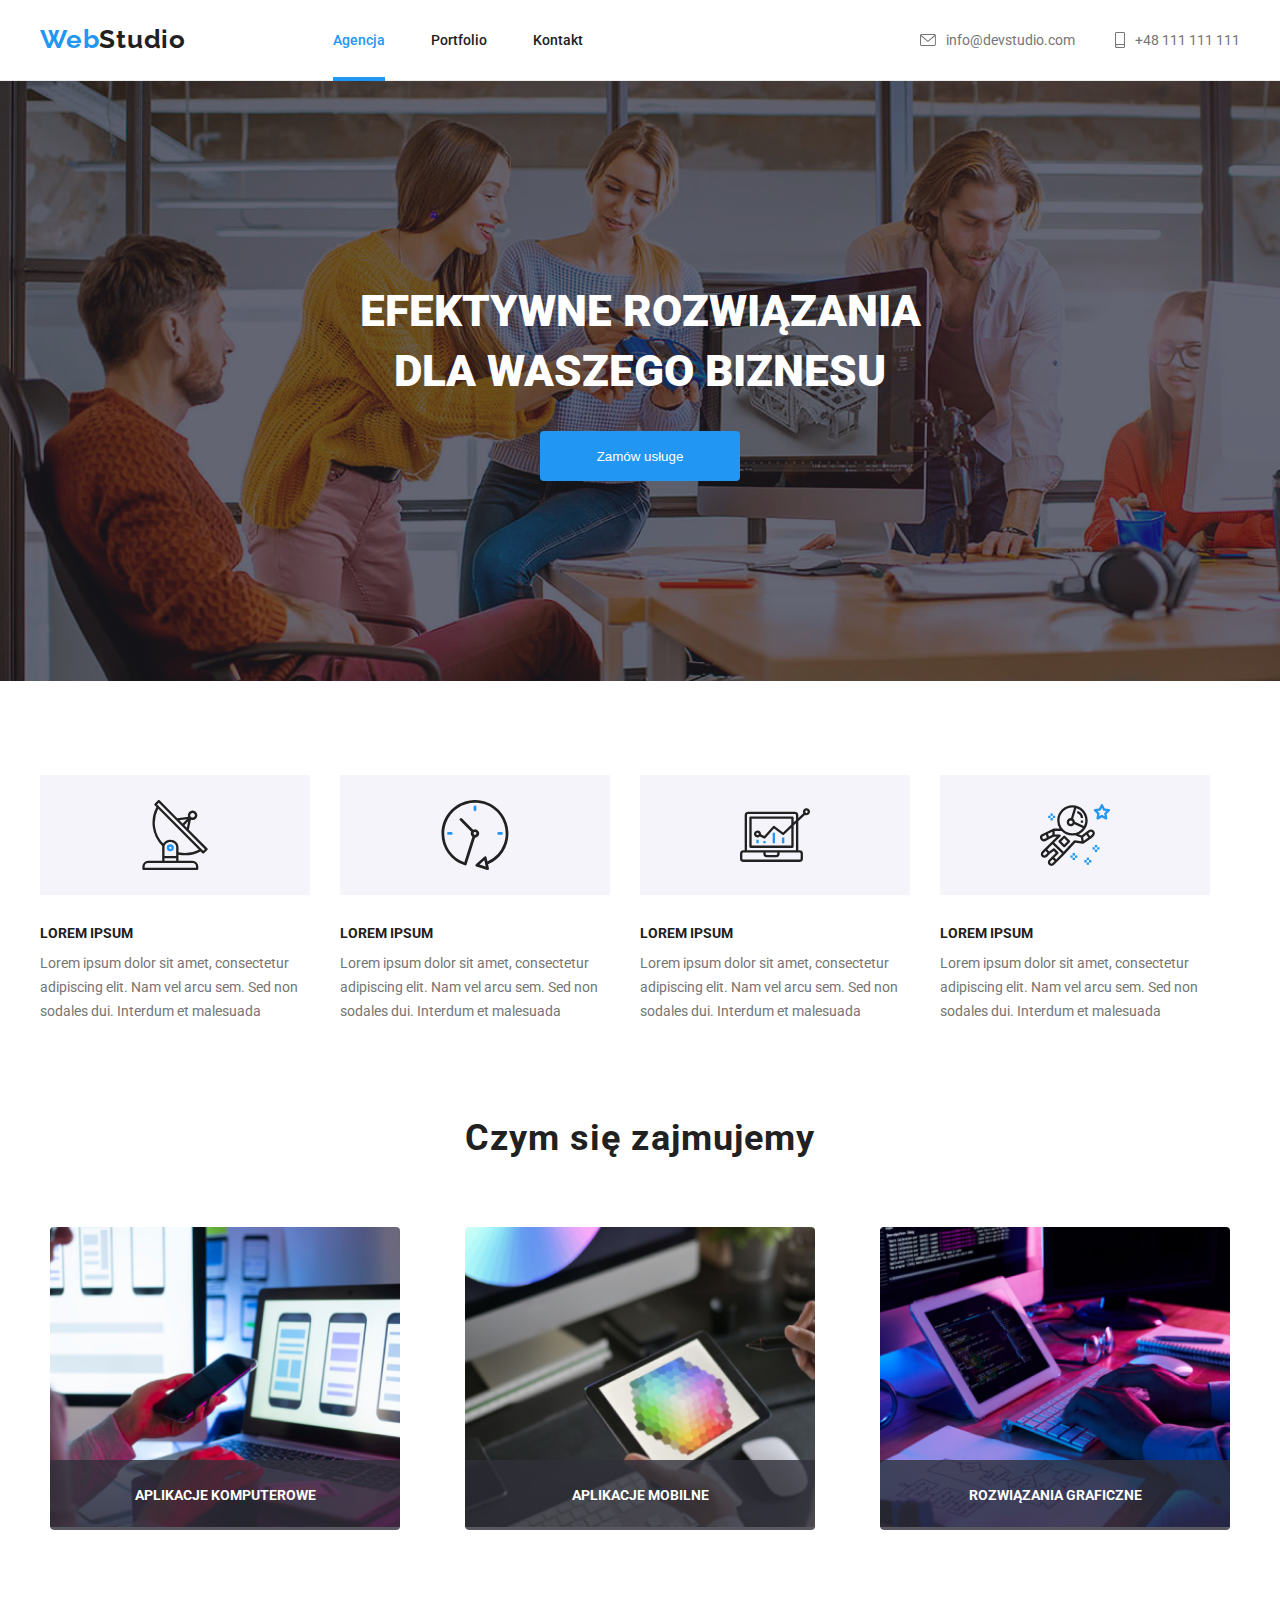
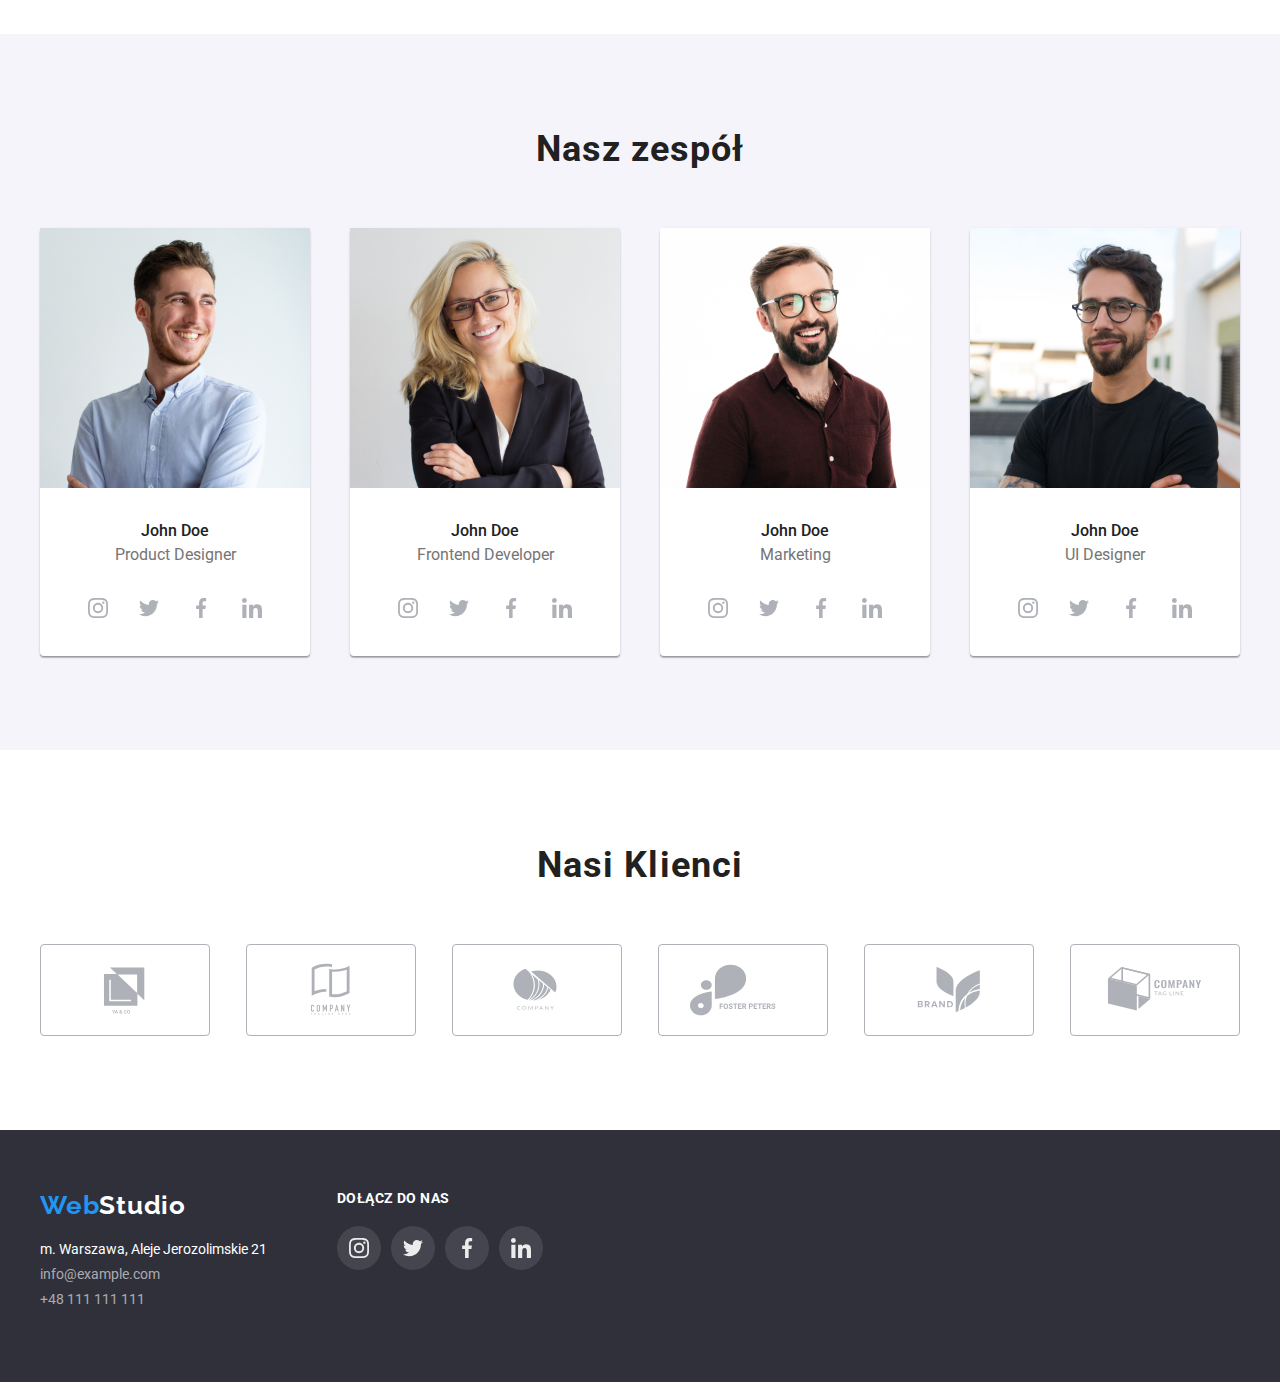
<file: index.html>
<!DOCTYPE html>
<html lang="en">

<head>
  <link rel="stylesheet" href="https://cdnjs.cloudflare.com/ajax/libs/modern-normalize/1.1.0/modern-normalize.min.css"
    integrity="sha512-wpPYUAdjBVSE4KJnH1VR1HeZfpl1ub8YT/NKx4PuQ5NmX2tKuGu6U/JRp5y+Y8XG2tV+wKQpNHVUX03MfMFn9Q=="
    crossorigin="anonymous" referrerpolicy="no-referrer" />
  <link rel="stylesheet" href="./css/styles.css" />
  <meta charset="UTF-8" />
  <meta http-equiv="X-UA-Compatible" content="IE=edge" />
  <meta name="viewport" content="width=device-width, initial-scale=1.0" />
  <link rel="preconnect" href="https://fonts.googleapis.com" />
  <link rel="preconnect" href="https://fonts.gstatic.com" crossorigin />
  <link
    href="https://fonts.googleapis.com/css2?family=Montserrat:wght@400;700&family=Raleway:wght@700&family=Roboto:wght@400;500;700&display=swap"
    rel="stylesheet" />

  <title>Web Studio</title>
</head>

<body>
  <header class="page-header">
    <div class="container container-class">
      <div class="logo-position">
        <a class="logo" href="./index.html"><span class="blue-font">Web</span>Studio</a>
      </div>
      <div class="menu-position">
        <nav>
          <ul class="menu1">
            <li class="item">
              <a class="another-none active" href="./index.html">Agencja</a>
            </li>
            <li class="item">
              <a class="another-none" href="./portfolio.html">Portfolio</a>
            </li>
            <li class="item"><a class="another-none" href="#">Kontakt</a></li>
          </ul>
        </nav>
      </div>
      <div class="header-adress">
        <ul>
          <li>
            <a class="clients-item" href="mailto:info@devstudio.com"
              ><svg class="clients-item-svg" width="16px" height="12px">
                <use href="./images/icons.svg#icon-envelope"></use>
              </svg>
                info@devstudio.com
            </a>
          </li>
          <li>
            <a class="clients-item" href="tel:48111111111"
              ><svg class="clients-item-svg" width="10px" height="16px">
                <use href="./images/icons.svg#icon-smartphone"></use>
              </svg>
                +48 111 111 111
              </a>
          </li>
        </ul>
      </div>
    </div>
  </header>

  <main>
    <!--HERO-->
    <section class="img">
      <div class="img-background">


        <h1>EFEKTYWNE ROZWIĄZANIA <br />DLA WASZEGO BIZNESU</h1>
        <button class="button-place" data-modal-open>Zamów usługe</button>


      </div>
    </section>
    <section class="section1">
      <div class="container">
        <ul class="about-us">
          <li>
            <div class="background-svg">
              <svg class="about-us-svg" width="70px" height="70px">
                <use href="./images/icons.svg#icon-antenna-1"></use>
              </svg>
            </div>
            <h4>LOREM IPSUM</h4>
            <p>
              Lorem ipsum dolor sit amet, consectetur adipiscing elit. Nam vel
              arcu sem. Sed non sodales dui. Interdum et malesuada
            </p>
          </li>
          <li>
            <div class="background-svg">
              <svg class="about-us-svg" width="70px" height="70px">
                <use href="./images/icons.svg#icon-clock-1"></use>
              </svg>
            </div>
            <h4>LOREM IPSUM</h4>
            <p>
              Lorem ipsum dolor sit amet, consectetur adipiscing elit. Nam vel
              arcu sem. Sed non sodales dui. Interdum et malesuada
            </p>
          </li>
          <li>
            <div class="background-svg">
              <svg class="about-us-svg" width="70px" height="70px">
                <use href="./images/icons.svg#icon-diagram-1"></use>
              </svg>
            </div>
            <h4>LOREM IPSUM</h4>
            <p>
              Lorem ipsum dolor sit amet, consectetur adipiscing elit. Nam vel
              arcu sem. Sed non sodales dui. Interdum et malesuada
            </p>
          </li>
          <li>
            <div class="background-svg">
              <svg class="about-us-svg" width="70px" height="70px">
                <use href="./images/icons.svg#icon-astronaut-1"></use>
              </svg>
            </div>
            <h4>LOREM IPSUM</h4>
            <p>
              Lorem ipsum dolor sit amet, consectetur adipiscing elit. Nam vel
              arcu sem. Sed non sodales dui. Interdum et malesuada
            </p>
          </li>
        </ul>
      </div>
    </section>
    <!--Czym się zajmujemy-->
    <section class="section">
      <div class="container">
        <h2 class="h2">Czym się zajmujemy</h2>
        <ul class="portfolio card-index">
          <div class="thumb">
          <li class="item">
            <img src="images/index-picture/img.jpg" alt="computer" width="350" height="300" />
          </li><p class="label">APLIKACJE KOMPUTEROWE</p></div>
          <div class="thumb">
          <li class="item">
            <img src="images/index-picture/img3.jpg" alt="mobile" width="350" height="300" />
          </li><p class="label">APLIKACJE MOBILNE</p></div>
          <div class="thumb">
          <li class="item">
            <img src="images/index-picture/img1.jpg" alt="tablet" width="350" height="300" />
          </li><p class="label">ROZWIĄZANIA GRAFICZNE</p></div>
        </ul>
      </div>
    </section>

    <!--Nasz zespół-->

    <section class="section ower-team">
      <div class="container">
        <h2 class="h2">Nasz zespół</h2>
        <ul class="card-index">
          <div class="tile">
            <li>
              <img src="images/index-picture/Franek.jpg" alt="John_Doe3" width="270" height="260" />
              <h3>John Doe</h3>
              <p>Product Designer</p>
              <div class="team-svg">

                <a class="background-team-svg" href="#"><svg class="team-svg-icon" width="20px" height="20px">
                    <use href="./images/icons.svg#icon-instagram-2"></use>
                  </svg></a>
                <a class="background-team-svg" href="#"><svg class="team-svg-icon" width="20px" height="20px">
                    <use href="./images/icons.svg#icon-twitter-1"></use>
                  </svg></a>
                <a class="background-team-svg" href="#"><svg class="team-svg-icon" width="20px" height="20px">
                    <use href="./images/icons.svg#icon-facebook-1"></use>
                  </svg></a>
                <a class="background-team-svg" href="#"><svg class="team-svg-icon" width="20px" height="20px">
                    <use href="./images/icons.svg#icon-linkedin-1"></use>
                  </svg>
                </a>
            </li>
          </div>
          <div class="tile">
            <li>
              <img src="images/index-picture/Iwona.jpg" alt="John_Doe2" width="270" height="260" />
              <h3>John Doe</h3>
              <p>Frontend Developer</p>

              <div class="team-svg">

                <a class="background-team-svg" href="#"><svg class="team-svg-icon" width="20px" height="20px">
                    <use href="./images/icons.svg#icon-instagram-2"></use>
                  </svg></a>
                <a class="background-team-svg" href="#"><svg class="team-svg-icon" width="20px" height="20px">
                    <use href="./images/icons.svg#icon-twitter-1"></use>
                  </svg></a>
                <a class="background-team-svg" href="#"><svg class="team-svg-icon" width="20px" height="20px">
                    <use href="./images/icons.svg#icon-facebook-1"></use>
                  </svg></a>
                <a class="background-team-svg" href="#"><svg class="team-svg-icon" width="20px" height="20px">
                    <use href="./images/icons.svg#icon-linkedin-1"></use>
                  </svg>
                </a>
            </li>
          </div>
          <div class="tile">
            <li>
              <img src="images/index-picture/Janek.jpg" alt="John_Doe3" width="270" height="260" />
              <h3>John Doe</h3>
              <p>Marketing</p>
              <div class="team-svg">
                <a class="background-team-svg" href="#">
                  <svg class="team-svg-icon" width="20px" height="20px">
                    <use href="./images/icons.svg#icon-instagram-2"></use>
                  </svg>
                </a>
                <a class="background-team-svg" href="#">
                  <svg class="team-svg-icon" width="20px" height="20px">
                    <use href="./images/icons.svg#icon-twitter-1"></use>
                  </svg>
                </a>
                <a class="background-team-svg" href="#">
                  <svg class="team-svg-icon" width="20px" height="20px">
                    <use href="./images/icons.svg#icon-facebook-1"></use>
                  </svg>
                </a>
                <a class="background-team-svg" href="#">
                  <svg class="team-svg-icon" width="20px" height="20px">
                    <use href="./images/icons.svg#icon-linkedin-1"></use>
                  </svg>
                </a>


              </div>
            </li>
          </div>
          <div class="tile">
            <li>
              <img src="images/index-picture/Stefan.jpg" alt="John_Doe4" width="270" height="260" />
              <h3>John Doe</h3>
              <p>UI Designer</p>
              <div class="team-svg">


                <a class="background-team-svg" href="#"><svg class="team-svg-icon" width="20px" height="20px">
                    <use href="./images/icons.svg#icon-instagram-2"></use>
                  </svg></a>
                <a class="background-team-svg" href="#">
                  <svg class="team-svg-icon" width="20px" height="20px">
                    <use href="./images/icons.svg#icon-twitter-1"></use>
                  </svg>
                </a>
                <a class="background-team-svg" href="#">
                  <svg class="team-svg-icon" width="20px" height="20px">
                    <use href="./images/icons.svg#icon-facebook-1"></use>
                  </svg>
                </a>
                <a class="background-team-svg" href="#">
                   <svg  class="team-svg-icon" width="20px" height="20px">
                      <use href="./images/icons.svg#icon-linkedin-1"></use>
                    </svg>
                </a>


              </div>
            </li>
          </div>
        </ul>
      </div>
    </section>
    <!--Nasi Klienci-->
    <section>
      <div class="container">
        <h2 class="h2">Nasi Klienci</h2>
        <ul class="us-clients">
          <a class="clients" href="#">
            <li>
              <svg class="item-client" width="106px" height="60px">
                <use href="./images/icons.svg#icon-Logo"></use>
              </svg>
            </li>
          </a>
          <a class="clients" href="#">
            <li>
              <svg class="item-client" width="106px" height="60px">
                <use href="./images/icons.svg#icon-Logo-1"></use>
              </svg>
            </li>
          </a>
          <a class="clients" href="#">
            <li>
              <svg class="item-client" width="106px" height="60px">
                <use href="./images/icons.svg#icon-Logo-2"></use>
              </svg>
            </li>
          </a>
          <a class="clients" href="#">
            <li>
              <svg class="item-client" width="106px" height="60px">
                <use href="./images/icons.svg#icon-Logo-3"></use>
              </svg>
            </li>
          </a>
          <a class="clients" href="#">
            <li>
              <svg class="item-client" width="106px" height="60px">
                <use href="./images/icons.svg#icon-Logo-4"></use>
              </svg>
            </li>
          </a>
          <a class="clients" href="#">
            <li>
              <svg class="item-client" width="106px" height="60px">
                <use href="./images/icons.svg#icon-Logo-5"></use>
              </svg>
            </li>
          </a>
        </ul>
      </div>
    </section>
  </main>

  <footer>
    <div class="container-footer ">
      <div class="footer-block">
        <a class="logo logo-color" href="#"><span class="blue-font">Web</span>Studio</a>

        <address>
          <ul>
            <li>
              <a href="https://goo.gl/maps/x3iuPh3qe1rizQfR7" target="_blank">m. Warszawa, Aleje
                Jerozolimskie 21</a>
            </li>
          </ul>
        </address>

        <div class="footer-color">
          <ul>
            <li><a href="mailto:info@example.com">info@example.com</a></li>
            <li><a href="tel:48111111111">+48 111 111 111</a></li>
          </ul>
        </div>
      </div>
      <div class="footer-block1">
        <div class="join-to-us">
          <p>DOŁĄCZ DO NAS</p>

          <ul>
            <li><a class="item-svg-footer" href="#"><svg width="20px" height="20px">
                  <use href="./images/icons.svg#icon-instagram-2"></use>
                </svg></a></li>


            <li><a class="item-svg-footer" href="#"><svg width="20px" height="20px">
                  <use href="./images/icons.svg#icon-twitter-1"></use>
                </svg></a></li>


            <li><a class="item-svg-footer" href="#"><svg width="20px" height="20px">
                  <use href="./images/icons.svg#icon-facebook-1"></use>
                </svg></a></li>

            <li><a class="item-svg-footer" href="#"><svg width="20px" height="20px">
                  <use href="./images/icons.svg#icon-linkedin-1"></use>
                </svg></a></li>
          </ul>

        </div>
      </div>
    </div>

  </footer>
<div class="backdrop is-hidden" data-modal>
  <div class="modal">
    <button class="btn-close" data-modal-close><a>X</a></button>
  </div></div>

  <script src="modal.js"></script>
</body>


</html>
</file>
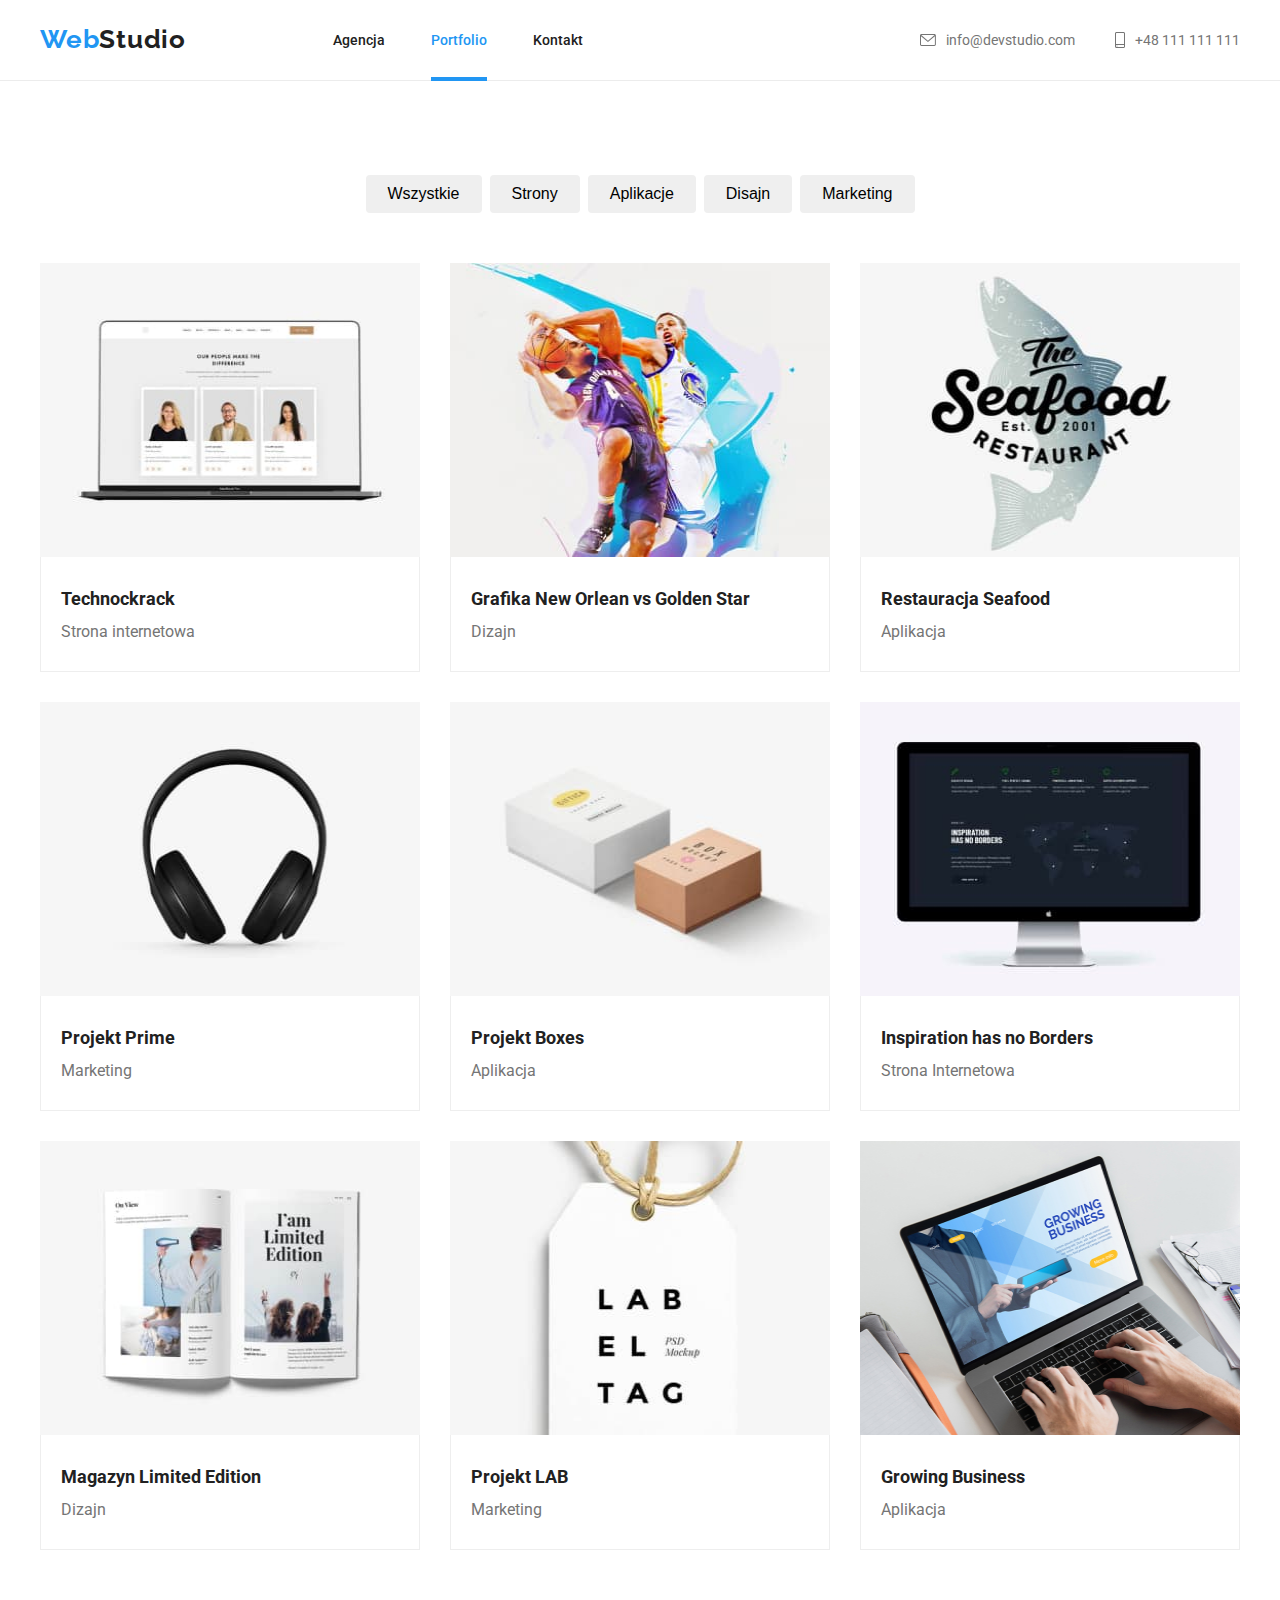
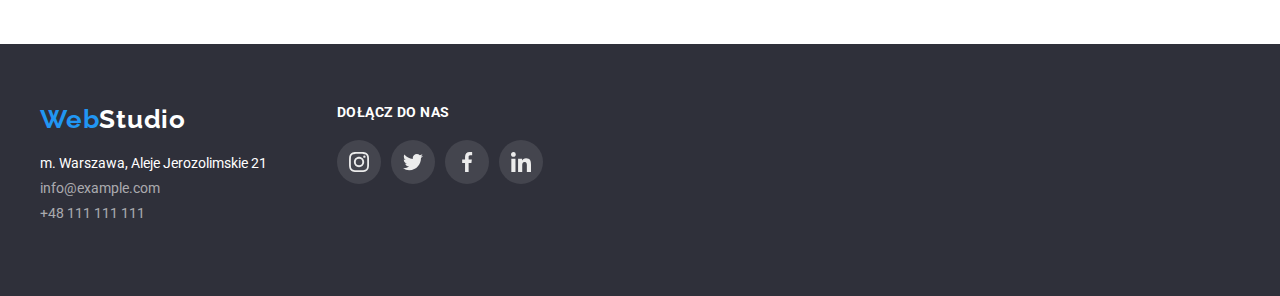
<file: portfolio.html>
<!DOCTYPE html>
<html lang="en">
  <head>
    <link rel="stylesheet" href="./css/styles.css" />
    <meta charset="UTF-8" />
    <meta http-equiv="X-UA-Compatible" content="IE=edge" />
    <meta name="viewport" content="width=device-width, initial-scale=1.0" />
    <link rel="preconnect" href="https://fonts.googleapis.com" />
    <link rel="preconnect" href="https://fonts.gstatic.com" crossorigin />
    <link
      href="https://fonts.googleapis.com/css2?family=Montserrat:wght@400;700&family=Raleway:wght@700&family=Roboto:wght@400;500;700&display=swap"
      rel="stylesheet"
    />
    <title>Web Studio</title>
  </head>

  <body>
    <header class="page-header">
      <div class="container container-class">
        <div class="logo-position">
          <a class="logo" href="./index.html"><span class="blue-font">Web</span>Studio</a>
        </div>
        <div class="menu-position">
          <nav>
            <ul class="menu1">
              <li class="item">
                <a class="another-none " href="./index.html">Agencja</a>
              </li>
              <li class="item">
                <a class="another-none active" href="./portfolio.html">Portfolio</a>
              </li>
              <li class="item"><a class="another-none" href="#">Kontakt</a></li>
            </ul>
          </nav>
        </div>
        <div class="header-adress">
          <ul>
            <li>
              <a class="clients-item" href="mailto:info@devstudio.com"
                ><svg class="clients-item-svg" width="16px" height="12px">
                  <use href="./images/icons.svg#icon-envelope"></use>
                </svg>
                  info@devstudio.com
              </a>
            </li>
            <li>
              <a class="clients-item" href="tel:48111111111"
                ><svg class="clients-item-svg" width="10px" height="16px">
                  <use href="./images/icons.svg#icon-smartphone"></use>
                </svg>
                  +48 111 111 111
                </a>
            </li>
          </ul>
        </div>
      </div>
    </header>

    <main>
      <!--portfolio-->
      <section class="section section1">
        <div class="container">
          <ul class="menu">
            <li class="buttons">
              <button class="button" type="button">Wszystkie</button>
            </li>
            <li class="buttons">
              <button class="button" type="button">Strony</button>
            </li>
            <li class="buttons">
              <button class="button" type="button">Aplikacje</button>
            </li>
            <li class="buttons">
              <button class="button" type="button">Disajn</button>
            </li>
            <li class="buttons">
              <button class="button" type="button">Marketing</button>
            </li>
          </ul>

          <ul class="portfolio card-set">
            <li class="card">
              <div class="imgoverlay-container">
                <img
                  class="overlay"
                  src="images/Portfolio/ekran.jpg"
                  alt="ekran monitora"
                  width="370"
                  height="294"
                />

                <div class="overlay__function">
                  <p class="overlay__description">
                    Technocrack jest popularną platformą wykorzystywaną do
                    rozpowszechniania koronawirusa. Firmy wykorzystują tę
                    platformę do celów szpiegowskich i ataków na
                    niezabezpieczone serwery konkurencji
                  </p>
                </div>
              </div>
              <div class="h3p">
                <h3>Technockrack</h3>
                <p>Strona internetowa</p>
              </div>
            </li>
            <li class="card">
              <div class="imgoverlay-container">
                <img
                  class="overlay"
                  src="images/Portfolio/koszykarze.jpg"
                  alt="koszykarze z piłką"
                  width="370"
                  height="294"
                />
                <div class="overlay__function">
                  <p class="overlay__description">
                    Technocrack jest popularną platformą wykorzystywaną do
                    rozpowszechniania koronawirusa. Firmy wykorzystują tę
                    platformę do celów szpiegowskich i ataków na
                    niezabezpieczone serwery konkurencji
                  </p>
                </div>
              </div>
              <div class="h3p">
                <h3>Grafika New Orlean vs Golden Star</h3>
                <p>Dizajn</p>
              </div>
            </li>
            <li class="card">
              <div class="imgoverlay-container">
                <img
                  class="overlay"
                  src="images/Portfolio/logo.jpg"
                  alt="logo restauracji"
                  width="370"
                  height="294"
                />
                <div class="overlay__function">
                  <p class="overlay__description">
                    Technocrack jest popularną platformą wykorzystywaną do
                    rozpowszechniania koronawirusa. Firmy wykorzystują tę
                    platformę do celów szpiegowskich i ataków na
                    niezabezpieczone serwery konkurencji
                  </p>
                </div>
              </div>
              <div class="h3p">
                <h3>Restauracja Seafood</h3>
                <p>Aplikacja</p>
              </div>
            </li>
            <li class="card">
              <div class="imgoverlay-container">
                <img
                  class="overlay"
                  src="images/Portfolio/słuchawki.jpg"
                  alt="słuchawki"
                  width="370"
                  height="294"
                />
                <div class="overlay__function">
                  <p class="overlay__description">
                    Technocrack jest popularną platformą wykorzystywaną do
                    rozpowszechniania koronawirusa. Firmy wykorzystują tę
                    platformę do celów szpiegowskich i ataków na
                    niezabezpieczone serwery konkurencji
                  </p>
                </div>
              </div>
              <div class="h3p">
                <h3>Projekt Prime</h3>
                <p>Marketing</p>
              </div>
            </li>

            <li class="card">
              <div class="imgoverlay-container">
                <img
                  class="overlay"
                  src="images/Portfolio/boxes.jpg"
                  alt="pudełka"
                  width="370"
                  height="294"
                />
                <div class="overlay__function">
                  <p class="overlay__description">
                    Technocrack jest popularną platformą wykorzystywaną do
                    rozpowszechniania koronawirusa. Firmy wykorzystują tę
                    platformę do celów szpiegowskich i ataków na
                    niezabezpieczone serwery konkurencji
                  </p>
                </div>
              </div>
              <div class="h3p">
                <h3>Projekt Boxes</h3>
                <p>Aplikacja</p>
              </div>
            </li>
            <li class="card">
              <div class="imgoverlay-container">
                <img
                  class="overlay"
                  src="images/Portfolio/window.jpg"
                  alt="ekran"
                  width="370"
                  height="294"
                />
                <div class="overlay__function">
                  <p class="overlay__description">
                    Technocrack jest popularną platformą wykorzystywaną do
                    rozpowszechniania koronawirusa. Firmy wykorzystują tę
                    platformę do celów szpiegowskich i ataków na
                    niezabezpieczone serwery konkurencji
                  </p>
                </div>
              </div>
              <div class="h3p">
                <h3>Inspiration has no Borders</h3>
                <p>Strona Internetowa</p>
              </div>
            </li>
            <li class="card">
              <div class="imgoverlay-container">
                <img
                  class="overlay"
                  src="images/Portfolio/book.jpg"
                  alt="książka"
                  width="370"
                  height="294"
                />
                <div class="overlay__function">
                  <p class="overlay__description">
                    Technocrack jest popularną platformą wykorzystywaną do
                    rozpowszechniania koronawirusa. Firmy wykorzystują tę
                    platformę do celów szpiegowskich i ataków na
                    niezabezpieczone serwery konkurencji
                  </p>
                </div>
              </div>
              <div class="h3p">
                <h3>Magazyn Limited Edition</h3>
                <p>Dizajn</p>
              </div>
            </li>
            <li class="card">
              <div class="imgoverlay-container">
                <img
                  class="overlay"
                  src="images/Portfolio/zawieszka.jpg"
                  alt="zawieszka"
                  width="370"
                  height="294"
                />
                <div class="overlay__function">
                  <p class="overlay__description">
                    Technocrack jest popularną platformą wykorzystywaną do
                    rozpowszechniania koronawirusa. Firmy wykorzystują tę
                    platformę do celów szpiegowskich i ataków na
                    niezabezpieczone serwery konkurencji
                  </p>
                </div>
              </div>
              <div class="h3p">
                <h3>Projekt LAB</h3>
                <p>Marketing</p>
              </div>
            </li>
            <li class="card">
              <div class="imgoverlay-container">
                <img
                  class="overlay"
                  src="images/Portfolio/laptop.jpg"
                  alt="laptop"
                  width="370"
                  height="294"
                />
                <div class="overlay__function">
                  <p class="overlay__description">
                    Technocrack jest popularną platformą wykorzystywaną do
                    rozpowszechniania koronawirusa. Firmy wykorzystują tę
                    platformę do celów szpiegowskich i ataków na
                    niezabezpieczone serwery konkurencji
                  </p>
                </div>
              </div>
              <div class="h3p">
                <h3>Growing Business</h3>
                <p>Aplikacja</p>
              </div>
            </li>
          </ul>
        </div>
      </section>
    </main>

    <footer>
      <div class="container-footer">
        <div class="footer-block">
          <a class="logo logo-color" href="#"
            ><span class="blue-font">Web</span>Studio</a
          >

          <address>
            <ul>
              <li>
                <a href="https://goo.gl/maps/x3iuPh3qe1rizQfR7" target="_blank"
                  >m. Warszawa, Aleje Jerozolimskie 21</a
                >
              </li>
            </ul>
          </address>

          <div class="footer-color">
            <ul>
              <li><a href="mailto:info@example.com">info@example.com</a></li>
              <li><a href="tel:48111111111">+48 111 111 111</a></li>
            </ul>
          </div>
        </div>
        <div class="footer-block1">
          <div class="join-to-us">
            <p>DOŁĄCZ DO NAS</p>

            <ul>
              <li>
                <a class="item-svg-footer" href="#"
                  ><svg width="20px" height="20px">
                    <use href="./images/icons.svg#icon-instagram-2"></use></svg
                ></a>
              </li>

              <li>
                <a class="item-svg-footer" href="#"
                  ><svg width="20px" height="20px">
                    <use href="./images/icons.svg#icon-twitter-1"></use></svg
                ></a>
              </li>

              <li>
                <a class="item-svg-footer" href="#"
                  ><svg width="20px" height="20px">
                    <use href="./images/icons.svg#icon-facebook-1"></use></svg
                ></a>
              </li>

              <li>
                <a class="item-svg-footer" href="#"
                  ><svg width="20px" height="20px">
                    <use href="./images/icons.svg#icon-linkedin-1"></use></svg
                ></a>
              </li>
            </ul>
          </div>
        </div>
      </div>
    </footer>
  </body>
</html>
</file>
<file: css/styles.css>
body {
  font-family: "Roboto", sans-serif;
  color: #212121;
  margin: 0 auto;
}

h1 {
  font-weight: 900;
  font-size: 44px;
  line-height: 60px;
  color: #ffffff;
  text-align: center;
}

h2 {
  font-size: 36px;
  font-weight: 700;
  line-height: 42px;
  letter-spacing: 0.03em;
  text-align: center;
  height: 42px;
  margin-bottom: 50px;
}
.h2 {
  align-items: center;
  padding: 94px 0px 50px 0px;
}
h3 {
  font: 700;
  font-size: 18px;
  line-height: 36px;
}

h4 {
  font-size: 14px;
  font-weight: 700;
  line-height: 16px;
  text-align: left;
  padding-top: 30px;
  padding-bottom: 10px;
}

p {
  font-weight: 400;
  font-size: 16px;
  line-height: 30px;
  color: #757575;
}

.another-none {
  font-size: 14px;
  font-weight: 500;
  line-height: 100%;
}
.buttons :hover,
.buttons:focus {
  background-color: #2196f3;
  color: #ffffff;
  border-radius: 4px;
  box-shadow: 0px 2px 2px 0px rgba(0, 0, 0, 0.12),
    0px 1px 2px 0px rgba(0, 0, 0, 0.08), 0px 3px 1px 0px rgba(0, 0, 0, 0.1);
}
.buttons {
  font-size: 16px;
  font-weight: 500;
  line-height: 139%;
  line-height: 26px;
  letter-spacing: 0.03em;
  text-align: center;
}
.menu > .buttons:not(:last-child) {
  margin-right: 8px;
}
.another-none:hover,
.another-none:focus {
  color: #2196f3;
}

.href :hover,
.href:focus {
  color: #2196f3;
}

a {
  text-decoration: none;
  color: #212121;
  font-size: 14px;
}

link {
  text-decoration: none;
  color: aliceblue;
}

a:hover,
a:focus {
  color: #2196f3;
}

.button {
  line-height: 139%;
  cursor: pointer;
  text-align: center;
  align-items: center;
  font-weight: 500;
  font-size: 16px;
  line-height: 26px;
  border: none;
  border-radius: 4px;
  height: 38px;
  padding :6px 22px;
}

.button-place {
  border: none;
  border-radius: 4px;
  display: block;
  cursor: pointer;
  width: 200px;
  height: 50px;
  background: #2196f3;
  margin: 0 auto;
  padding: 0 auto;
  margin-top: 30px;
  text-align: center;
  color: rgba(255, 255, 255, 1);
}
.modal {
  top: 50%;
  left: 50%;
  width: 400px;
  height: 300px;
  background-color: teal;
  position: fixed;
  z-index: 1;
  transition-property: visibility, opacity, transform;
  transition-duration: 2s;
  transform: translateX(-50%) translateY(-50%) scale(1) rotate(720deg)
    skew(0deg, 0deg);
  opacity: 1;
  visibility: visible;
  display: block;
}

.is-hidden {
  pointer-events: none;
  visibility: hidden;
  opacity: 0;
  transform: translateX(-50%) translateY(-50%) scale(0) rotate(0deg)
    skew(40deg, 40deg);
}
.href {
  line-height: 146%;
}

* {
  box-sizing: border-box;
  margin: 0;
  padding: 0;
}

.container {
  max-width: 1200px;
  width: 100%;
  margin: 0 auto;
  line-height: 100%;
}
.container-footer {
  display: flex;
  max-width: 1200px;
  width: 100%;
  margin: 0 auto;
  line-height: 100%;
}

.container-class {
  width: 100%;
  line-height: 100%;
  margin: 0 auto;
  display: flex;
  padding: 24px 0 25px;
  justify-content: space-between;
  align-items: center;
}
.section {
  padding-bottom: 94px;
}
section {
  margin: 0 auto;
}
.section1 {
  padding-top: 94px;
}

header {
  max-width: 1600px;
  display: flex;
  margin: 0 auto;
}

header-contact-link {
  display: flex;
  align-items: center;
}

.logo {
  font-family: Raleway;
  font-size: 26px;
  font-weight: 700;
  line-height: 31px;
  letter-spacing: 0.03em;
}
.logo-position {
  display: flex;
}

.menu-position {
  display: block;
  justify-content: center;
}

.header-adress {
  justify-content: right;
  display: flex;
  align-items: center;
  color: #757575;
} /*
.header-adress:focus,
.header-adress:hover {
  fill: #2196f3;
  color: #2196f3;
}*/
.header-adress a {
  display: flex;
  align-items: center;
  justify-content: center;
  color: rgba(117, 117, 117, 1);
}

.header-adress > a:last-child {
  margin-left: 50px;
}

.page-header {
  border-bottom: 1px solid #ececec;
}
.page-header li {
  list-style-type: none;
}
.header-adress-color {
  color: #757575;
}
.header-adress li :hover,
.header-adress li:focus {
  fill: #2196f3;
  color: #2196f3;
  cursor: pointer;
}
.header-adress ul {
  display: flex;
  text-align: center;
  justify-content: center;
  color: #757575;
}
.header-adress li {
  column-gap: 30px;
  padding-left: 10px;
  fill: #757575;
}

.clients-item {
  margin-left: 30px;
}

.clients-item-svg {
  margin-right: 10px;
}
.menu1 {
  list-style: none;
  display: flex;
  margin-right: 150px;
}
.item {
  position: relative;
}
.active::after {
  content: "";
  display: inline-block;
  width: 100%;
  left:0;
  margin-top: 45px;
  position: absolute;
  border-bottom: solid 4px #2196f3;
}
.active{
  color:#2196f3
}
.another-none:hover::after{
  content: "";
  align-items: center;
  display: inline-block;
  border-radius: 4px;
  width: 100%;
  margin-top: 45px;
  position: absolute;
  left: 0%;
  border-bottom: solid 4px #2196f3;

}
.menu1 > .item:not(:last-child) {
  margin-right: 46px;
}
.menu {
  display: flex;
  list-style: none;
  justify-content: center;
  padding-bottom: 50px;
}

.img {
  background-size: 1600px 600px;
  align-items: center;
  display: flex;
  justify-content: center;
  max-width: 1600px;
  height: 600px;
  margin: 0 auto;
  background: linear-gradient(rgba(47, 48, 58, 0.4), rgba(47, 48, 58, 0.4)),
    url(../images/index-picture/Img.png);
}

.about-us {
  display: flex;
  list-style-type: none;
}

.about-us p {
  font-size: 14px;
  font-weight: 400;
  line-height: 24px;
  text-align: left;
  color: #757575;
}

.background-svg {
  background-color: rgba(245, 244, 250, 1);
  width: 270px;
  height: 120px;
  display: flex;
  justify-content: center;
  padding-top: 25px;
  text-align: center;
}

.about-us-svg {
  display: flex;
  justify-content: center;
  width: 70px;
  height: 70px;
}
.card {
  flex-basis: calc((100% - 2 * 30px) / 3);
}
.card-set img {
  display: block;
  width: 100%;
}
.card {
  display: -webkit-box;
  display: -ms-flexbox;
  display: flex;
  -webkit-box-orient: vertical;
  -webkit-box-direction: normal;
  -ms-flex-direction: column;
  flex-direction: column;
  position: relative;
  overflow: hidden;
  margin: 0 auto;
  z-index: 0;
}
.imgoverlay-container {
  position: relative;
  overflow: hidden;
}
.card:hover .overlay__function {
  -webkit-transition-duration: 250ms;
  transition-duration: 250ms;
  -webkit-transition-timing-function: cubic-bezier(0.4, 0, 0.2, 1);
  transition-timing-function: cubic-bezier(0.4, 0, 0.2, 1);
  -webkit-transform: translatex(0);
  transform: translatex(0);
}
.overlay {
  position: relative;
  width: 370px;
  height: 294px;
  overflow: hidden;
}
.overlay__function {
  top: 0;
  left: 0;
  position: absolute;
  background-color: rgba(33, 150, 243, 0.9);
  -webkit-transform: translateY(200%);
  transform: translateY(200%);
  -webkit-transition: -webkit-transform 500ms ease;
  transition: -webkit-transform 500ms ease;
  transition: transform 500ms ease;
  transition: transform 500ms ease, -webkit-transform 500ms ease;
}
.overlay__description {
  font-size: 18px;
  color: #fff;
  line-height: 1.55;
  letter-spacing: 0.03em;
  color: var(--white-text);
  padding-top: 49px;
  padding-left: 24px;
  padding-right: 45px;
  z-index: 1;
}
.overlay__function {
  display: inline-block;
  background-color: rgba(33, 150, 243, 0.9);
}
.overlay__function:is(:hover) {
  -webkit-transition-duration: 250ms;
  transition-duration: 250ms;
  -webkit-transition-timing-function: cubic-bezier(0.4, 0, 0.2, 1);
  transition-timing-function: cubic-bezier(0.4, 0, 0.2, 1);
  -webkit-transform: translatex(0);
  transform: translatex(0);
}

.card:focus,
.card:hover {
  box-shadow: 1px 4px 6px 0px rgba(0, 0, 0, 0.16);

  box-shadow: 0px 4px 4px 0px rgba(0, 0, 0, 0.06);

  box-shadow: 0px 1px 1px 0px rgba(0, 0, 0, 0.12);
  cursor: pointer;
}
.card-set {
  display: flex;
  flex-wrap: wrap;
  list-style: none;
  gap: 30px;
  height: 100%;
}

.h3p {
  padding: 24px 20px;
  border-bottom: 1px solid #eeeeee;
  border-left: 1px solid #eeeeee;
  border-right: 1px solid #eeeeee;
}
.card-index {
  justify-content: space-between;
  list-style-type: none;
  display: flex;
  height: 100%;
  box-shadow: rgba(0, 0, 0, 0.2) rgba(0, 0, 0, 0.14) rgba(0, 0, 0, 0.12);
}

.card-index > .thumb:not(:last-child) {
  margin-right: 30px;
}
.thumb {
  position: relative;
  margin: 10px;
  border-radius: 4px;
  overflow: hidden;
  background-color: #fff;
  justify-content: center;
  text-align: center;
}
.thumb > .label {
  position: absolute;
  bottom: 0;
  right: 0;
  margin: 0;
  width: 100%;
  height: 70px;
  padding: 27px;
  border-bottom-left-radius: 4px;
  background-color: rgba(47, 48, 58, 0.8);
  color: #fff;
}
.label {
  justify-content: center;
  font-size: 14px;
  font-weight: 700;
  line-height: 16.41px;
  color: rgba(255, 255, 255, 1);
}
.tile {
  box-shadow: 0px 2px 1px 0px rgba(0, 0, 0, 0.2),
    0px 1px 1px 0px rgba(0, 0, 0, 0.14), 0px 1px 3px 0px rgba(0, 0, 0, 0.12);
  width: 270px;
  height: 428px;
  text-align: center;
  justify-content: center;
  border-radius: 4px;
  background-color: rgba(255, 255, 255, 1);
}
.tile h3 {
  font-size: 16px;
  font-weight: 500;
  line-height: 19px;
  padding-top: 30px;
  text-align: center;
}
.ower-team {
  background-color: #f5f4fa;
  width: 100%;
}

.team-svg {
  fill: rgba(175, 177, 184, 1);
  padding-top: 16px;
  width: 206px;
  margin: 0 auto;
  height: 44px;
  display: flex;
  justify-content: space-around;
}

.background-team-svg {
  fill: rgba(175, 177, 184, 1);
  list-style-type: none;
  display: flex;
  align-items: center;
  border-radius: 50%;
  width: 44px;
  height: 44px;
  justify-content: space-around;
}
.background-team-svg:hover,
.background-team-svg:focus {
  fill: #ffffff;
  background-color: #2196f3;
  cursor: pointer;
}

.us-clients {
  display: flex;
  justify-content: space-between;
}
.clients {
  display: flex;
  justify-content: center;
  align-items: center;
  width: 170px;
  height: 92px;
  margin-bottom: 94px;
  list-style-type: none;
  border: 1px solid rgba(175, 177, 184, 1);
  border-radius: 4px;
}

.clients:hover .item-client,
.clients:focus .item-client,
.clients:hover,
.clients:focus{
  fill: rgba(33, 150, 243, 1);
  border-color: #2196f3;
  cursor: pointer;
}

.clients:hover {
  color: rgba(33, 150, 243, 1);
}

.item-client {
  display: flex;
  justify-content: center;
  list-style-type: none;
  align-items: center;
  width: 106px;
  height: 60px;
  fill: rgba(175, 177, 184, 1);
}
/*footer*/
footer {
  background-color: #2f303a;
  padding: 60px 0;
  height: 252px;
  width: 100%;
}

.footer-block {
  display: inline-block;
}
.footer-block1 {
  display: inline-block;
  width: 206px;
  height: 80px;
}
.blue-font {
  color: #2196f3;
}
address a {
  font-style: normal;
  color: #fff;
}
.footer-adress a {
  color: #ffffff;
}

.footer-color a:hover,
.footer-color a:focus {
  color: #2196f3;
  cursor: pointer;
}
.item-svg-footer:hover {
  background-color: #2196f3;
  cursor: pointer;
}

.item-svg-footer {
  display: flex;
  align-items: center;
  justify-content: center;
  list-style-type: none;
  border-radius: 50%;
  background-color: rgba(255, 255, 255, 0.1);
  fill: #ececec;
  height: 44px;
  width: 44px;
}

.join-to-us ul {
  display: flex;
  text-align: center;
  justify-content: left;
  list-style-type: none;
}

.join-to-us li:not(:first-child) {
  margin-left: 10px;
}

.join-to-us p {
  color: rgba(255, 255, 255, 1);
  padding-bottom: 20px;
  font-size: 14px;
  font-weight: 700;
  line-height: 16px;
  letter-spacing: 0.03em;
}

.join-to-us {
  margin-left: 70px;
  width: 206px;
  height: 80px;
}

address {
  padding: 20px 0 9px;
}

.address {
  font-size: 14px;
  font-weight: 400;
  line-height: 24px;
  text-decoration: none;
}
address li {
  list-style-type: none;
}
.logo-color {
  color: #ffffff;
}
.footer-color li {
  padding-bottom: 9px;
  list-style-type: none;
}
.footer-color a {
  color: rgba(255, 255, 255, 0.6);
}

.icons-footer {
  display: flex;
}
/*modal*/

.btn-close {
  display: block;
  position: absolute;
  top: 8px;
  right: 8px;
  background-color: #ffffff;
  border: 1px solid rgba(0, 0, 0, 0.1);
  border-radius: 50%;
  cursor: pointer;
  width: 30px;
  height: 30px;
}
.btn-close:hover a{
  color:#212121
}
.backdrop {
  position: fixed;
  top: 0;
  left: 0;
  width: 100%;
  height: 1024px;
  background-color: rgba(0, 0, 0, 0.2);
  z-index: 1;
}
.modal {
  position: absolute;
  top: 50%;
  left: 50%;
  transform: translate(-50%, -50%);
  width: 528px;
  min-height: 581px;
  background-color: #ffffff;
  box-shadow:rgba(0, 0, 0, 0.2) rgba(0, 0, 0, 0.14) rgba(0, 0, 0, 0.12);
  z-index: 2;
  border-radius: 4px;
}
.is-hidden {
  opacity: 0;
  visibility: hidden;
  pointer-events: none;
}
.overlay__function {
  color: #fff;
  height: 100%;
}
</file>
